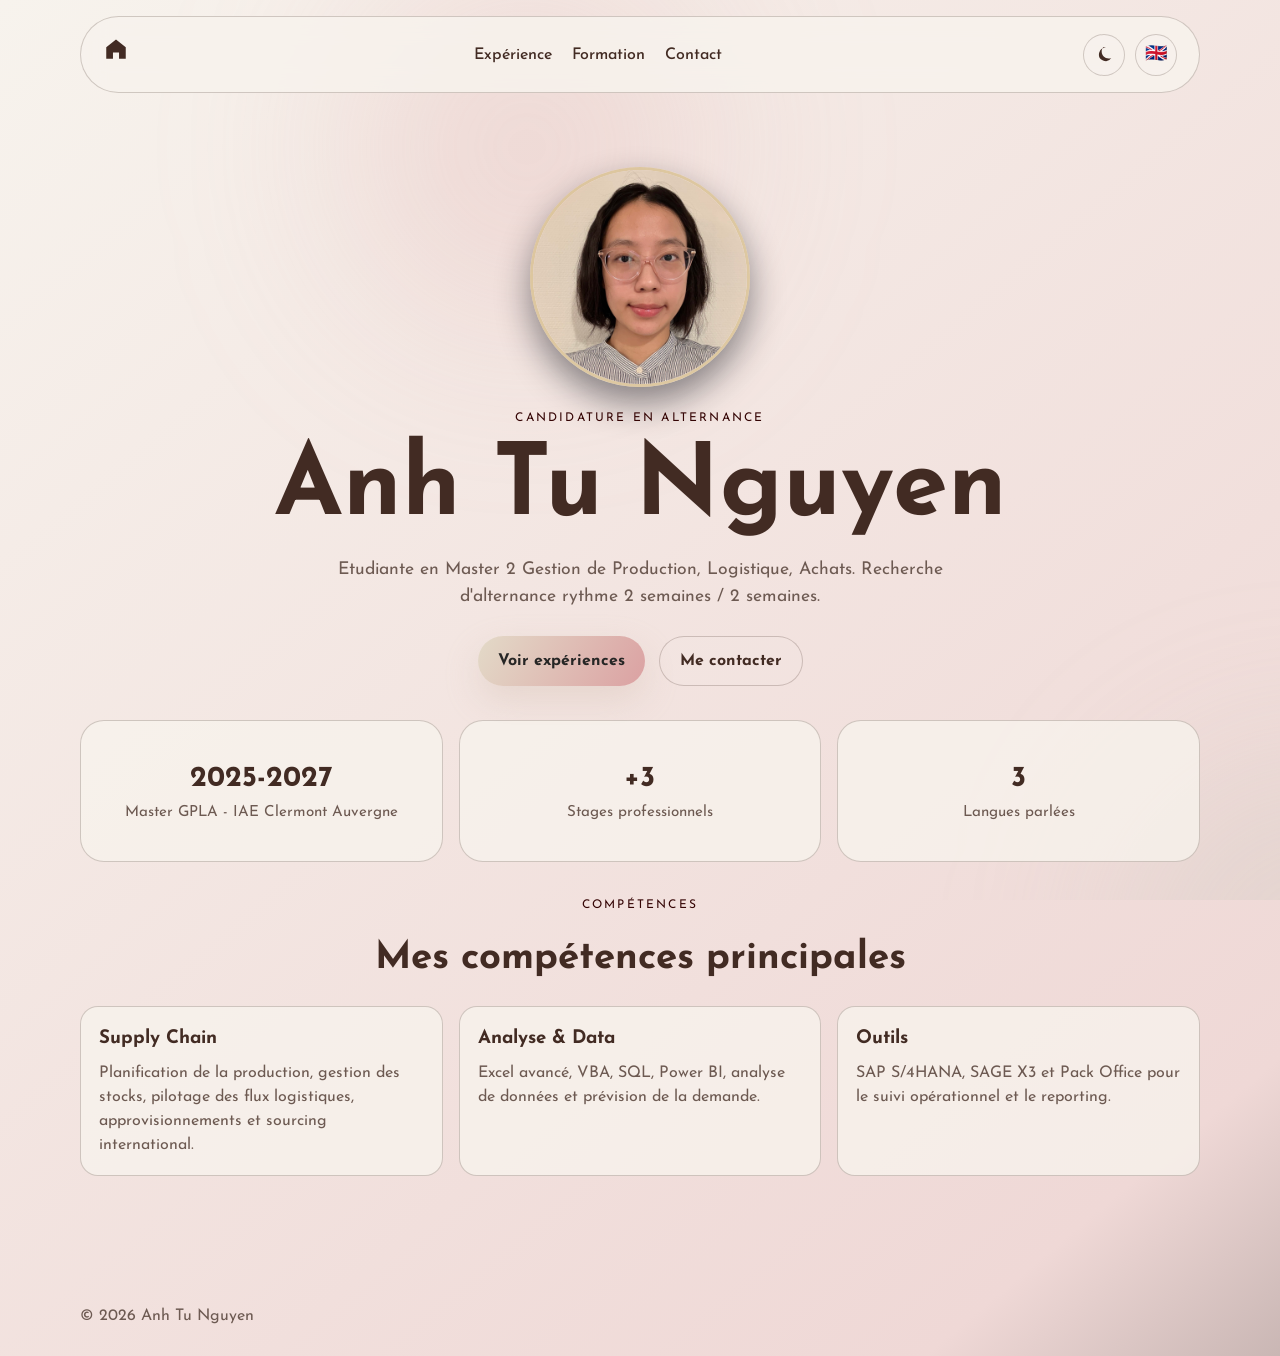
<file: index.html>
<!doctype html>
<html lang="fr">

<head>
  <meta charset="UTF-8" />
  <meta name="viewport" content="width=device-width, initial-scale=1.0, viewport-fit=cover" />
  <meta name="description" content="Portfolio de Anh Tu Nguyen." />
  <title>Anh Tu Nguyen | Accueil</title>
  <link rel="preconnect" href="https://fonts.googleapis.com" />
  <link rel="preconnect" href="https://fonts.gstatic.com" crossorigin />
  <link href="https://fonts.googleapis.com/css2?family=Josefin+Sans:wght@400;500;600;700&display=swap"
    rel="stylesheet" />
  <link rel="preload" href="styles.css" as="style" />
  <link rel="stylesheet" href="styles.css" />
</head>

<body class="is-loading theme-dark">
  <div class="page-intro" aria-hidden="true">
    <div class="intro-half intro-top"></div>
    <div class="intro-center-text intro-text-top">ANH TU NGUYEN</div>
    <div class="intro-center-text intro-text-bottom">ANH TU NGUYEN</div>
    <div class="intro-half intro-bottom"></div>
  </div>
  <div class="page-transition" aria-hidden="true"></div>
  <div class="bg-layer" aria-hidden="true">
    <div class="bg-orb orb-a"></div>
    <div class="bg-orb orb-b"></div>
    <div class="grain"></div>
  </div>

  <header class="site-header">
    <a href="index.html" class="logo" aria-label="Accueil"><svg viewBox="0 0 24 24" width="26" height="26"
        aria-hidden="true" focusable="false">
        <path d="M12 3.2 3 10.4V21h6.2v-5.8h5.6V21H21V10.4L12 3.2z" fill="currentColor" />
      </svg></a>
    <button class="menu-toggle" aria-label="Toggle menu" data-i18n-aria-label="menu_toggle">
      Menu
    </button>
    <nav class="site-nav">
      <a href="experience.html" data-i18n="nav_experience">Expérience</a>
      <a href="education.html" data-i18n="nav_education">Formation</a>
      <a href="contact.html" data-i18n="nav_contact">Contact</a>
    </nav>
    <div class="header-controls">
      <button class="control-btn toggle-btn" id="theme-toggle" type="button" aria-label="Changer le theme"></button>
      <button class="control-btn toggle-btn" id="lang-toggle" type="button" aria-label="Changer la langue"></button>
    </div>
  </header>

  <main>
    <section class="hero">
      <figure class="hero-photo">
        <img src="assets/avatar.jpeg" alt="Portrait de Anh Tu Nguyen" width="220" height="220" loading="eager"
          decoding="async" data-i18n-alt="hero_photo_alt" />
      </figure>
      <p class="eyebrow" data-i18n="hero_eyebrow">Candidature en alternance</p>
      <h1>Anh Tu Nguyen</h1>
      <p class="hero-copy" data-i18n="hero_copy">
        Etudiante en Master 2 Gestion de Production, Logistique, Achats.
        Recherche d'alternance rythme 2 semaines / 2 semaines.
      </p>
      <div class="hero-actions">
        <a href="experience.html" class="btn btn-primary" data-i18n="hero_cta_exp">Voir expériences</a>
        <a href="contact.html" class="btn btn-secondary" data-i18n="hero_cta_contact">Me contacter</a>
      </div>
      <div class="hero-metrics">
        <article class="metric-interactive">
          <a class="metric-link" href="education.html">
            <h3>2025-2027</h3>
            <p>Master GPLA - IAE Clermont Auvergne</p>
          </a>
        </article>
        <article class="metric-interactive">
          <a class="metric-link" href="experience.html">
            <h3>+3</h3>
            <p data-i18n="metric_internships">Stages professionnels</p>
          </a>
        </article>
        <article class="metric-interactive">
          <a class="metric-link metric-toggle" href="#languages-panel" aria-expanded="false"
            aria-controls="languages-panel">
            <h3>3</h3>
            <p data-i18n="metric_languages">Langues parlées</p>
          </a>
        </article>
      </div>

      <section id="languages-panel" class="languages-panel" hidden>
        <h2 data-i18n="languages_title">Langues</h2>
        <ul>
          <li data-i18n="lang_fr">
            Français: niveau intermédiaire avancé (TCF 481/699)
          </li>
          <li data-i18n="lang_en">Anglais: courant (TOEIC 925/990)</li>
          <li data-i18n="lang_vi">Vietnamien: langue maternelle</li>
        </ul>
      </section>

      <section class="skills-home">
        <p class="eyebrow" data-i18n="skills_eyebrow">Compétences</p>
        <h2 data-i18n="skills_title">Mes compétences principales</h2>
        <div class="skills-grid">
          <article>
            <h3 data-i18n="skill_supply_title">Supply Chain</h3>
            <p data-i18n="skill_supply_text">
              Planification de la production, gestion des stocks, pilotage des
              flux logistiques, approvisionnements et sourcing international.
            </p>
          </article>
          <article>
            <h3 data-i18n="skill_data_title">Analyse & Data</h3>
            <p data-i18n="skill_data_text">
              Excel avancé, VBA, SQL, Power BI, analyse de données et
              prévision de la demande.
            </p>
          </article>
          <article>
            <h3 data-i18n="skill_tools_title">Outils</h3>
            <p data-i18n="skill_tools_text">
              SAP S/4HANA, SAGE X3 et Pack Office pour le suivi opérationnel
              et le reporting.
            </p>
          </article>
        </div>
      </section>
    </section>
  </main>

  <footer class="site-footer">
    <p>© <span id="year"></span> Anh Tu Nguyen</p>
  </footer>
  <script src="script.js" defer></script>
</body>

</html>
</file>
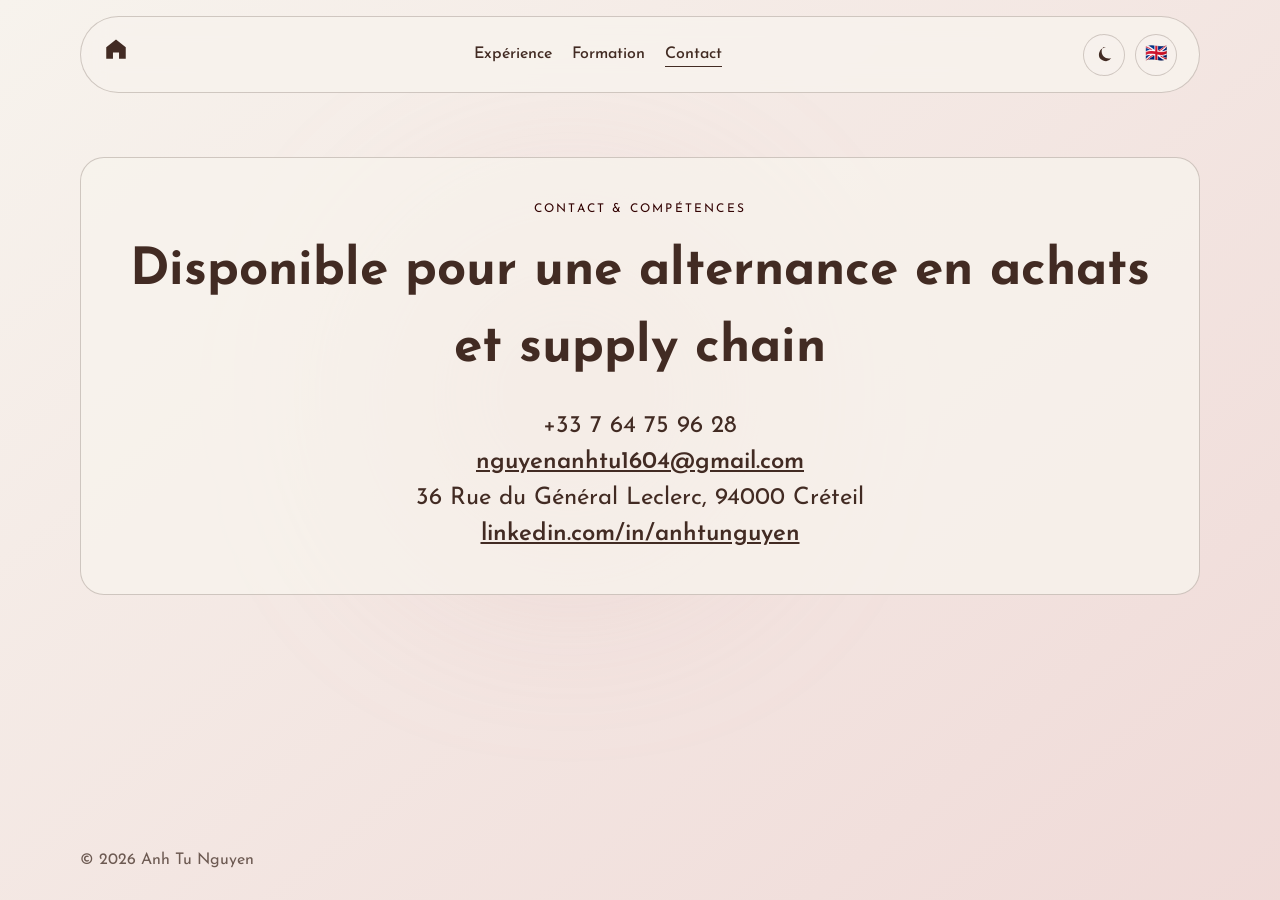
<file: contact.html>
<!DOCTYPE html>
<html lang="fr">

<head>
  <meta charset="UTF-8" />
  <meta name="viewport" content="width=device-width, initial-scale=1.0, viewport-fit=cover" />
  <title>Anh Tu Nguyen | Contact</title>
  <link rel="preconnect" href="https://fonts.googleapis.com" />
  <link rel="preconnect" href="https://fonts.gstatic.com" crossorigin />
  <link href="https://fonts.googleapis.com/css2?family=Josefin+Sans:wght@400;500;600;700&display=swap"
    rel="stylesheet" />
  <link rel="preload" href="styles.css" as="style" />
  <link rel="stylesheet" href="styles.css" />
</head>

<body class="is-loading theme-dark">
  <div class="page-intro" aria-hidden="true">
    <div class="intro-half intro-top"></div>
    <div class="intro-center-text intro-text-top">ANH TU NGUYEN</div>
    <div class="intro-center-text intro-text-bottom">ANH TU NGUYEN</div>
    <div class="intro-half intro-bottom"></div>
  </div>
  <div class="page-transition" aria-hidden="true"></div>
  <div class="bg-layer" aria-hidden="true">
    <div class="bg-orb orb-a"></div>
    <div class="bg-orb orb-b"></div>
    <div class="grain"></div>
  </div>
  <header class="site-header">
    <a href="index.html" class="logo" aria-label="Accueil"><svg viewBox="0 0 24 24" width="26" height="26"
        aria-hidden="true" focusable="false">
        <path d="M12 3.2 3 10.4V21h6.2v-5.8h5.6V21H21V10.4L12 3.2z" fill="currentColor" />
      </svg></a>
    <button class="menu-toggle" aria-label="Toggle menu" data-i18n-aria-label="menu_toggle">Menu</button>
    <nav class="site-nav">
      <a href="experience.html" data-i18n="nav_experience">Expérience</a>
      <a href="education.html" data-i18n="nav_education">Formation</a>
      <a href="contact.html" class="active" data-i18n="nav_contact">Contact</a>
    </nav>
    <div class="header-controls">
      <button class="control-btn toggle-btn" id="theme-toggle" type="button" aria-label="Changer le theme"></button>
      <button class="control-btn toggle-btn" id="lang-toggle" type="button" aria-label="Changer la langue"></button>
    </div>
  </header>
  <main>
    <section class="contact">
      <p class="eyebrow" data-i18n="contact_eyebrow">Contact</p>
      <h2 data-i18n="contact_title">Disponible pour une alternance en achats et supply chain</h2>
      <p>+33 7 64 75 96 28</p>
      <p><a href="mailto:nguyenanhtu1604@gmail.com">nguyenanhtu1604@gmail.com</a></p>
      <p>36 Rue du Général Leclerc, 94000 Créteil</p>
      <p><a href="https://www.linkedin.com/in/anhtunguyen/" target="_blank"
          rel="noreferrer">linkedin.com/in/anhtunguyen</a></p>
    </section>
  </main>
  <footer class="site-footer">
    <p>© <span id="year"></span> Anh Tu Nguyen</p>
  </footer>
  <script src="script.js" defer></script>
</body>

</html>
</file>
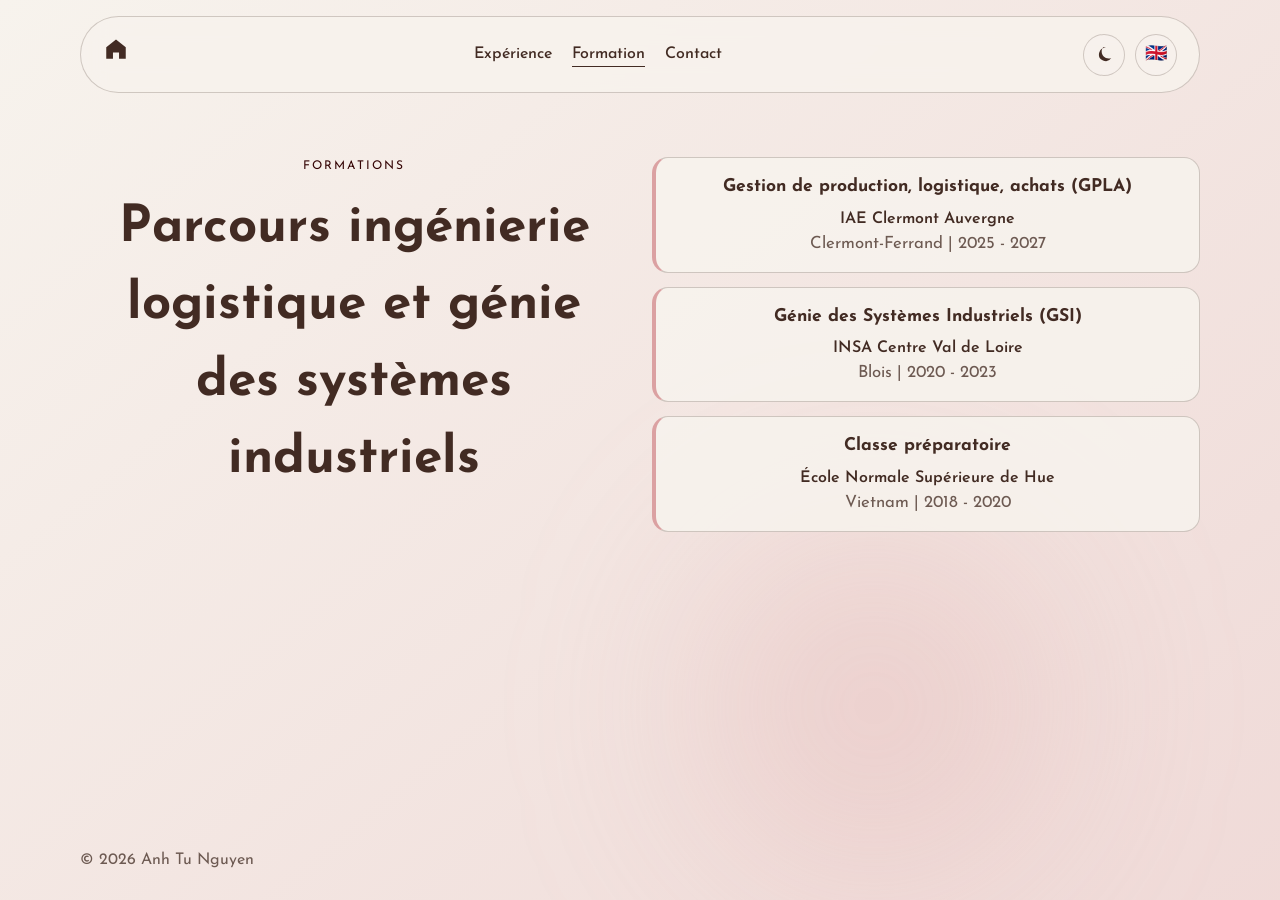
<file: education.html>
<!DOCTYPE html>
<html lang="fr">
  <head>
    <meta charset="UTF-8" />
    <meta name="viewport" content="width=device-width, initial-scale=1.0, viewport-fit=cover" />
    <title>Anh Tu Nguyen | Formation</title>
    <link rel="preconnect" href="https://fonts.googleapis.com" />
    <link rel="preconnect" href="https://fonts.gstatic.com" crossorigin />
    <link href="https://fonts.googleapis.com/css2?family=Josefin+Sans:wght@400;500;600;700&display=swap" rel="stylesheet" />
    <link rel="preload" href="styles.css" as="style" />
    <link rel="stylesheet" href="styles.css" />
  </head>
  <body class="is-loading theme-dark">
    <div class="page-intro" aria-hidden="true"><div class="intro-half intro-top"></div><div class="intro-center-text intro-text-top">ANH TU NGUYEN</div><div class="intro-center-text intro-text-bottom">ANH TU NGUYEN</div><div class="intro-half intro-bottom"></div></div>
    <div class="page-transition" aria-hidden="true"></div>
    <div class="bg-layer" aria-hidden="true"><div class="bg-orb orb-a"></div><div class="bg-orb orb-b"></div><div class="grain"></div></div>
    <header class="site-header">
      <a href="index.html" class="logo" aria-label="Accueil"><svg viewBox="0 0 24 24" width="26" height="26" aria-hidden="true" focusable="false"><path d="M12 3.2 3 10.4V21h6.2v-5.8h5.6V21H21V10.4L12 3.2z" fill="currentColor"/></svg></a>
      <button class="menu-toggle" aria-label="Toggle menu" data-i18n-aria-label="menu_toggle">Menu</button>
      <nav class="site-nav">
        <a href="experience.html" data-i18n="nav_experience">Expérience</a>
        <a href="education.html" class="active" data-i18n="nav_education">Formation</a>
        <a href="contact.html" data-i18n="nav_contact">Contact</a>
      </nav>
      <div class="header-controls">
        <button class="control-btn toggle-btn" id="theme-toggle" type="button" aria-label="Changer le theme"></button>
        <button class="control-btn toggle-btn" id="lang-toggle" type="button" aria-label="Changer la langue"></button>
      </div>
    </header>
    <main>
      <section class="about">
        <div><p class="eyebrow" data-i18n="edu_eyebrow">Formations</p><h2 data-i18n="edu_title">Parcours ingénierie logistique et génie des systèmes industriels</h2></div>
        <div class="education-list">
          <article class="edu-item"><h3>Gestion de production, logistique, achats (GPLA)</h3><p class="edu-school">IAE Clermont Auvergne</p><p class="edu-meta">Clermont-Ferrand | 2025 - 2027</p></article>
          <article class="edu-item"><h3>Génie des Systèmes Industriels (GSI)</h3><p class="edu-school">INSA Centre Val de Loire</p><p class="edu-meta">Blois | 2020 - 2023</p></article>
          <article class="edu-item"><h3>Classe préparatoire</h3><p class="edu-school">École Normale Supérieure de Hue</p><p class="edu-meta">Vietnam | 2018 - 2020</p></article>
        </div>
      </section>
    </main>
    <footer class="site-footer"><p>© <span id="year"></span> Anh Tu Nguyen</p></footer>
    <script src="script.js" defer></script>
  </body>
</html>
</file>
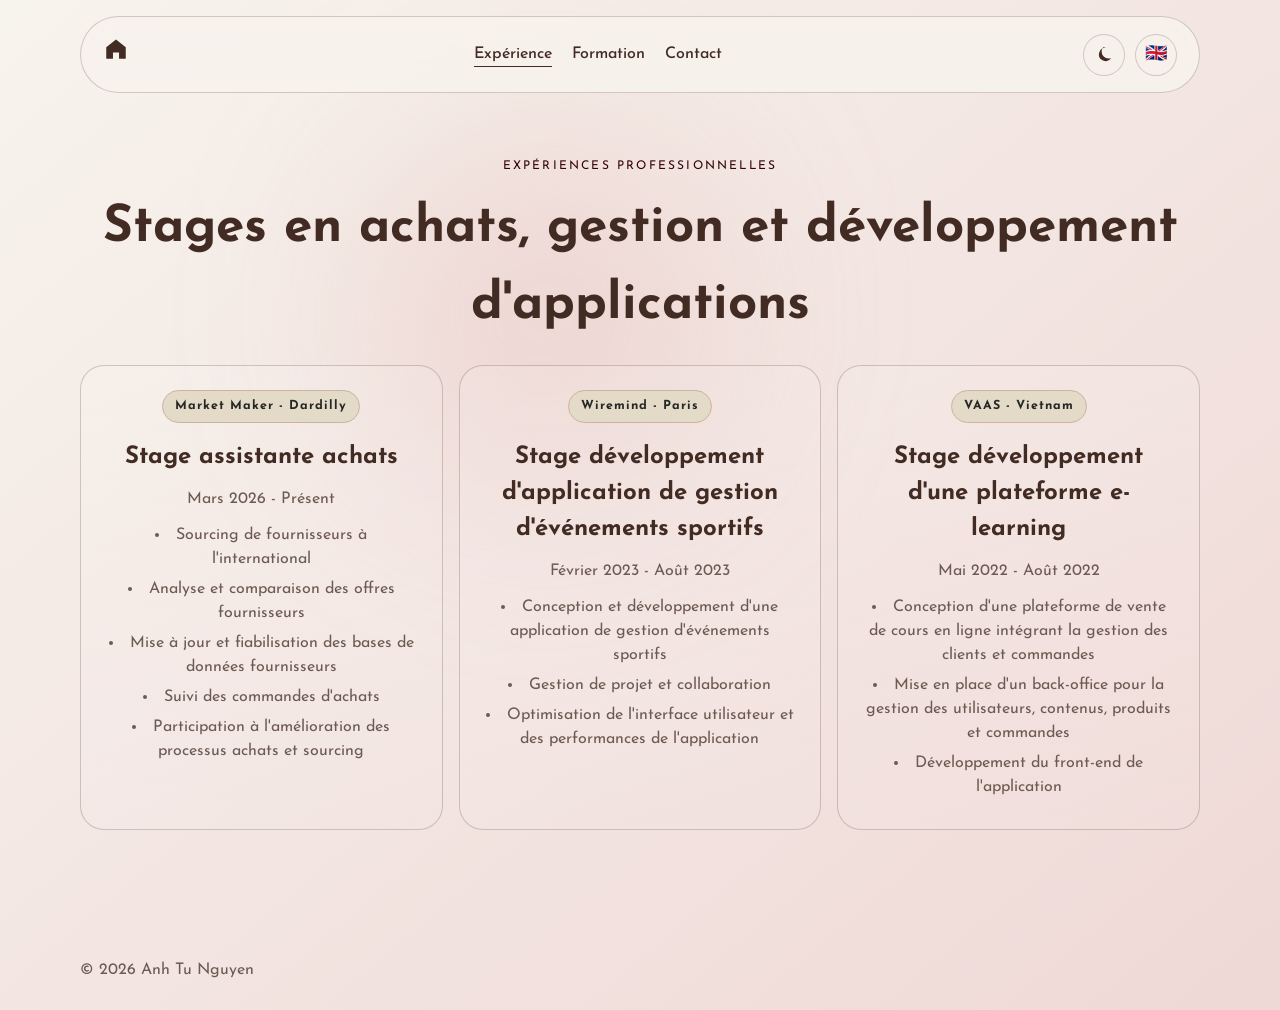
<file: experience.html>
<!DOCTYPE html>
<html lang="fr">
  <head>
    <meta charset="UTF-8" />
    <meta name="viewport" content="width=device-width, initial-scale=1.0, viewport-fit=cover" />
    <title>Anh Tu Nguyen | Expérience</title>
    <link rel="preconnect" href="https://fonts.googleapis.com" />
    <link rel="preconnect" href="https://fonts.gstatic.com" crossorigin />
    <link href="https://fonts.googleapis.com/css2?family=Josefin+Sans:wght@400;500;600;700&display=swap" rel="stylesheet" />
    <link rel="preload" href="styles.css" as="style" />
    <link rel="stylesheet" href="styles.css" />
  </head>
  <body class="is-loading theme-dark">
    <div class="page-intro" aria-hidden="true"><div class="intro-half intro-top"></div><div class="intro-center-text intro-text-top">ANH TU NGUYEN</div><div class="intro-center-text intro-text-bottom">ANH TU NGUYEN</div><div class="intro-half intro-bottom"></div></div>
    <div class="page-transition" aria-hidden="true"></div>
    <div class="bg-layer" aria-hidden="true"><div class="bg-orb orb-a"></div><div class="bg-orb orb-b"></div><div class="grain"></div></div>
    <header class="site-header">
      <a href="index.html" class="logo" aria-label="Accueil"><svg viewBox="0 0 24 24" width="26" height="26" aria-hidden="true" focusable="false"><path d="M12 3.2 3 10.4V21h6.2v-5.8h5.6V21H21V10.4L12 3.2z" fill="currentColor"/></svg></a>
      <button class="menu-toggle" aria-label="Toggle menu" data-i18n-aria-label="menu_toggle">Menu</button>
      <nav class="site-nav">
        <a href="experience.html" class="active" data-i18n="nav_experience">Expérience</a>
        <a href="education.html" data-i18n="nav_education">Formation</a>
        <a href="contact.html" data-i18n="nav_contact">Contact</a>
      </nav>
      <div class="header-controls">
        <button class="control-btn toggle-btn" id="theme-toggle" type="button" aria-label="Changer le theme"></button>
        <button class="control-btn toggle-btn" id="lang-toggle" type="button" aria-label="Changer la langue"></button>
      </div>
    </header>
    <main>
      <section class="work">
        <div class="section-head"><p class="eyebrow" data-i18n="exp_eyebrow">Expériences professionnelles</p><h2 data-i18n="exp_title">Stages en achats, gestion et développement d'applications</h2></div>
        <div class="work-grid">
          <article class="card"><p class="tag">Market Maker - Dardilly</p><h3 data-i18n="exp1_title">Stage assistante achats</h3><p data-i18n="exp1_date">Mars 2026 - Présent</p><ul><li data-i18n="exp1_b1">Sourcing de fournisseurs à l'international</li><li data-i18n="exp1_b2">Analyse et comparaison des offres fournisseurs</li><li data-i18n="exp1_b3">Mise à jour et fiabilisation des bases de données fournisseurs</li><li data-i18n="exp1_b4">Suivi des commandes d'achats</li><li data-i18n="exp1_b5">Participation à l'amélioration des processus achats et sourcing</li></ul></article>
          <article class="card"><p class="tag tag-strong">Wiremind - Paris</p><h3 data-i18n="exp2_title">Stage développement d'application de gestion d'événements sportifs</h3><p data-i18n="exp2_date">Février 2023 - Août 2023</p><ul><li data-i18n="exp2_b1">Conception et développement d'une application de gestion d'événements sportifs</li><li data-i18n="exp2_b2">Gestion de projet et collaboration</li><li data-i18n="exp2_b3">Optimisation de l'interface utilisateur et des performances de l'application</li></ul></article>
          <article class="card"><p class="tag">VAAS - Vietnam</p><h3 data-i18n="exp3_title">Stage développement d'une plateforme e-learning</h3><p data-i18n="exp3_date">Mai 2022 - Août 2022</p><ul><li data-i18n="exp3_b1">Conception d'une plateforme de vente de cours en ligne intégrant la gestion des clients et commandes</li><li data-i18n="exp3_b2">Mise en place d'un back-office pour la gestion des utilisateurs, contenus, produits et commandes</li><li data-i18n="exp3_b3">Développement du front-end de l'application</li></ul></article>
        </div>
      </section>
    </main>
    <footer class="site-footer"><p>© <span id="year"></span> Anh Tu Nguyen</p></footer>
    <script src="script.js" defer></script>
  </body>
</html>
</file>
<file: styles.css>
:root {
  --bg: #262625;
  --bg-soft: #7e746a;
  --text: #f3f2e7;
  --muted: #e3dac8;
  --accent: #cbb2a1;
  --accent-2: #e3dac8;
  --card: rgba(243, 242, 231, 0.08);
  --border: rgba(243, 242, 231, 0.22);
  --radius: 24px;
}

* {
  box-sizing: border-box;
  margin: 0;
  padding: 0;
}

body {
  font-family: "Josefin Sans", "Segoe UI", "Helvetica Neue", Arial, sans-serif;
  color: var(--text);
  background: linear-gradient(
    140deg,
    var(--bg) 0%,
    var(--bg-soft) 60%,
    #3c3834 100%
  );
  background-size: 180% 180%;
  line-height: 1.5;
  min-height: 100vh;
  display: flex;
  flex-direction: column;
  overflow-x: hidden;
  overflow-y: auto;
}

@supports (-webkit-touch-callout: none) {
  body {
    min-height: -webkit-fill-available;
  }
}

html {
  height: -webkit-fill-available;
}

main {
  flex: 1 0 auto;
  overflow-x: hidden;
}

body.is-loading {
  overflow: hidden;
  height: 100vh;
}

.page-transition {
  position: fixed;
  inset: 0;
  background: rgba(38, 38, 37, 0.96);
  transform: scaleY(0);
  transform-origin: center;
  z-index: 45;
  pointer-events: none;
}

body.is-leaving .page-transition {
  animation: pageLeave 0.55s cubic-bezier(0.22, 0.8, 0.22, 1) forwards;
}

.page-intro {
  position: fixed;
  inset: 0;
  background: transparent;
  z-index: 50;
  opacity: 0;
  pointer-events: none;
  overflow: hidden;
}

.bg-layer {
  position: fixed;
  inset: 0;
  overflow: hidden;
  pointer-events: none;
  z-index: -3;
}

.intro-half {
  position: absolute;
  left: 0;
  width: 100%;
  height: 50%;
  background: rgba(38, 38, 37, 0.98);
}

.intro-top {
  top: 0;
}

.intro-bottom {
  bottom: 0;
}

.intro-center-text {
  position: absolute;
  top: 50%;
  left: 50%;
  transform: translate(-50%, -50%);
  color: var(--text);
  font-size: clamp(1.4rem, 4vw, 2.4rem);
  letter-spacing: 0.25em;
  text-transform: uppercase;
  white-space: nowrap;
  z-index: 2;
}

.intro-text-top {
  clip-path: inset(0 0 50% 0);
  z-index: 3;
}

.intro-text-bottom {
  clip-path: inset(50% 0 0 0);
  z-index: 3;
}

body.is-loading .page-intro {
  opacity: 1;
  pointer-events: auto;
}

body.is-loading .intro-top {
  animation: slideTop 1.1s cubic-bezier(0.2, 0.8, 0.2, 1) 0.175s forwards;
}

body.is-loading .intro-bottom {
  animation: slideBottom 1.1s cubic-bezier(0.2, 0.8, 0.2, 1) 0.175s forwards;
}

body.is-loading .intro-text-top {
  animation: textSplitTop 1.1s cubic-bezier(0.2, 0.8, 0.2, 1) 0.175s forwards;
}

body.is-loading .intro-text-bottom {
  animation: textSplitBottom 1.1s cubic-bezier(0.2, 0.8, 0.2, 1) 0.175s forwards;
}

.grain {
  position: absolute;
  inset: 0;
  background-image: radial-gradient(
    rgba(255, 255, 255, 0.05) 0.8px,
    transparent 0.8px
  );
  background-size: 3px 3px;
  opacity: 0.09;
  pointer-events: none;
  z-index: 2;
}

.bg-orb {
  position: absolute;
  border-radius: 50%;
  filter: blur(90px);
  z-index: 1;
  will-change: transform;
  transform: translate3d(0, 0, 0);
}

.orb-a {
  width: 340px;
  height: 340px;
  background: rgba(203, 178, 161, 0.28);
  top: -80px;
  left: -80px;
}

.orb-b {
  width: 420px;
  height: 420px;
  background: rgba(227, 218, 200, 0.24);
  right: -120px;
  bottom: -120px;
}

.theme-light .orb-a {
  background: rgba(219, 161, 162, 0.26);
}

.theme-light .orb-b {
  background: rgba(194, 198, 185, 0.24);
}

.site-header,
main,
.site-footer {
  width: min(1120px, 92vw);
  margin: 0 auto;
}

.site-header {
  position: sticky;
  top: 16px;
  z-index: 12;
  padding: 16px 22px;
  margin-top: 16px;
  display: flex;
  align-items: center;
  justify-content: space-between;
  background: rgba(38, 38, 37, 0.64);
  border: 1px solid var(--border);
  backdrop-filter: blur(12px);
  border-radius: 999px;
  transform-origin: top center;
  transition:
    transform 0.22s ease,
    opacity 0.22s ease,
    box-shadow 0.22s ease;
  will-change: transform;
}

.site-header.minimized {
  background: rgba(38, 38, 37, 0.84);
  box-shadow: 0 10px 30px rgba(18, 18, 18, 0.35);
  transform: translateY(-2px) scale(0.97);
}

.logo {
  font-family: "Josefin Sans", "Segoe UI", "Helvetica Neue", Arial, sans-serif;
  letter-spacing: 1.5px;
  font-size: 1.8rem;
  text-decoration: none;
  color: var(--text);
}

.site-nav {
  display: flex;
  gap: 20px;
}

.site-nav a {
  color: var(--text);
  text-decoration: none;
  font-weight: 500;
  transition: opacity 0.22s ease;
}

.site-nav a.active {
  color: #f3f2e7;
  border-bottom: 1px solid #f3f2e7;
}

.site-header.minimized .site-nav a {
  opacity: 0.9;
}

.menu-toggle {
  display: none;
  background: transparent;
  color: var(--text);
  border: 1px solid var(--border);
  border-radius: 999px;
  padding: 8px 14px;
}

main {
  padding: 64px 0 48px;
  text-align: center;
}

section {
  margin-bottom: 72px;
}

.eyebrow {
  text-transform: uppercase;
  letter-spacing: 2.2px;
  font-size: 0.75rem;
  color: var(--accent-2);
  margin-bottom: 16px;
}

.hero h1 {
  font-family: "Josefin Sans", "Segoe UI", "Helvetica Neue", Arial, sans-serif;
  font-size: clamp(2.8rem, 10vw, 6.2rem);
  line-height: 0.95;
  max-width: 100%;
  margin-bottom: 20px;
}

.hero-photo {
  width: 220px;
  height: 220px;
  border-radius: 50%;
  overflow: hidden;
  border: 3px solid rgba(212, 188, 135, 0.7);
  box-shadow: 0 16px 34px rgba(5, 9, 18, 0.45);
  margin: 10px auto 22px;
}

.hero-photo img {
  width: 100%;
  height: 100%;
  object-fit: cover;
  display: block;
}

.hero-copy {
  max-width: 58ch;
  color: var(--muted);
  font-size: 1.1rem;
  margin: 0 auto 26px;
}

.hero-actions {
  display: flex;
  gap: 14px;
  margin-bottom: 34px;
  justify-content: center;
}

.btn {
  display: inline-flex;
  align-items: center;
  justify-content: center;
  text-decoration: none;
  font-weight: 700;
  border-radius: 999px;
  padding: 12px 20px;
  transition:
    transform 0.3s ease,
    box-shadow 0.3s ease,
    background 0.3s ease;
}

.btn:hover {
  transform: translateY(-2px);
}

.btn-primary {
  background: linear-gradient(120deg, #e3dac8, var(--accent));
  color: #262625;
  box-shadow: 0 14px 34px rgba(203, 178, 161, 0.3);
}

.btn-secondary {
  border: 1px solid var(--border);
  color: var(--text);
  background: rgba(255, 255, 255, 0.04);
}

.hero-metrics {
  display: grid;
  grid-template-columns: repeat(3, minmax(0, 1fr));
  gap: 16px;
}

.hero-metrics article {
  padding: 18px;
  background: var(--card);
  border: 1px solid var(--border);
  border-radius: var(--radius);
}

.hero-metrics h3 {
  font-size: 1.8rem;
  margin-bottom: 2px;
}

.hero-metrics p {
  color: var(--muted);
  font-size: 0.95rem;
}

.metric-link {
  display: block;
  color: inherit;
  text-decoration: none;
  border-radius: var(--radius);
  padding: 18px;
  transition: background 0.22s ease;
}

.metric-link:hover {
  background: rgba(203, 178, 161, 0.16);
}

.metric-link:focus-visible {
  outline: 2px solid #cbb2a1;
  outline-offset: 2px;
}

.section-head h2,
.about h2,
.contact h2 {
  font-size: clamp(1.8rem, 5vw, 3.2rem);
  margin-bottom: 20px;
}

.work-grid {
  display: grid;
  grid-template-columns: repeat(3, minmax(0, 1fr));
  gap: 16px;
  align-items: stretch;
}

.card {
  min-height: 260px;
  background: linear-gradient(
    165deg,
    rgba(255, 255, 255, 0.12),
    rgba(255, 255, 255, 0.06)
  );
  border: 1px solid var(--border);
  border-radius: var(--radius);
  padding: 24px;
  transform-style: preserve-3d;
  transition: transform 0.2s ease;
  text-align: center;
}

.tag {
  display: inline-block;
  font-size: 0.78rem;
  letter-spacing: 1px;
  color: #262625;
  background: #f3f2e7;
  border: 1px solid #e3dac8;
  border-radius: 999px;
  padding: 6px 12px;
  margin-bottom: 16px;
  font-weight: 700;
  text-shadow: none;
}

.tag-strong {
  background: #cbb2a1;
  color: #262625;
  font-weight: 700;
  border-color: #a99485;
  box-shadow: 0 6px 16px rgba(169, 148, 133, 0.28);
}

.work .tag,
.work .tag-strong {
  color: #262625;
  background: #e3dac8;
  border-color: #cbb2a1;
  box-shadow: none;
}

.card h3 {
  font-size: 1.5rem;
  margin-bottom: 12px;
}

.card p {
  color: var(--muted);
}

.card ul {
  margin-top: 12px;
  list-style-position: inside;
  padding-left: 0;
  color: var(--muted);
}

.card li {
  margin-bottom: 6px;
}

.about {
  display: grid;
  grid-template-columns: 1fr 1fr;
  gap: 24px;
  align-items: start;
}

.about p:last-child {
  color: var(--muted);
  font-size: 1.05rem;
}

.education-list {
  display: grid;
  gap: 14px;
  position: relative;
  text-align: center;
}

.edu-item {
  background: rgba(38, 38, 37, 0.78);
  border: 1px solid var(--border);
  border-left: 4px solid var(--accent);
  border-radius: 16px;
  padding: 16px 18px;
}

.edu-item h3 {
  font-size: 1.1rem;
  margin-bottom: 6px;
}

.edu-school {
  color: #f3f2e7;
  font-weight: 600;
}

.edu-meta {
  color: var(--accent-2);
  font-size: 0.95rem;
}

.contact {
  text-align: center;
  padding: 42px 24px;
  background: var(--card);
  border: 1px solid var(--border);
  border-radius: var(--radius);
}

.contact p:not(.eyebrow) {
  font-size: 1.5rem;
}

.metric-interactive {
  padding: 0;
}

.languages-panel {
  max-width: 760px;
  margin: 18px auto 0;
  padding: 22px;
  text-align: left;
  background: rgba(38, 38, 37, 0.75);
  border: 1px solid var(--border);
  border-radius: 18px;
}

.languages-panel h2 {
  font-size: 1.45rem;
  margin-bottom: 10px;
}

.languages-panel ul {
  list-style-position: inside;
  color: var(--muted);
  display: grid;
  gap: 8px;
}

.skills-home {
  margin-top: 34px;
}

.skills-home h2 {
  font-size: clamp(1.6rem, 4.5vw, 2.4rem);
  margin-bottom: 18px;
}

.skills-grid {
  display: grid;
  grid-template-columns: repeat(3, minmax(0, 1fr));
  gap: 16px;
}

.skills-grid article {
  text-align: left;
  background: var(--card);
  border: 1px solid var(--border);
  border-radius: 18px;
  padding: 18px;
}

.skills-grid h3 {
  margin-bottom: 8px;
  color: #f3f2e7;
}

.skills-grid p {
  color: var(--muted);
}

@keyframes slideTop {
  0%,
  35% {
    transform: translateY(0);
  }
  100% {
    transform: translateY(-100%);
  }
}

@keyframes slideBottom {
  0%,
  35% {
    transform: translateY(0);
  }
  100% {
    transform: translateY(100%);
  }
}

@keyframes textSplitTop {
  0%,
  35% {
    opacity: 1;
    transform: translate(-50%, -50%);
  }
  100% {
    opacity: 0;
    transform: translate(-50%, -150%);
  }
}

@keyframes textSplitBottom {
  0%,
  35% {
    opacity: 1;
    transform: translate(-50%, -50%);
  }
  100% {
    opacity: 0;
    transform: translate(-50%, 50%);
  }
}

@keyframes pageLeave {
  from {
    transform: scaleY(0);
  }
  to {
    transform: scaleY(1);
  }
}

.contact a {
  color: #e3dac8;
}

.theme-light .contact a {
  color: #422b23;
  font-weight: 600;
}

.site-footer {
  margin-top: auto;
  padding: 8px 0 28px;
  color: var(--muted);
}

.reveal {
  opacity: 1;
  transform: none;
}

@media (max-width: 900px) {
  .work-grid,
  .about,
  .hero-metrics {
    grid-template-columns: 1fr;
  }

  .site-header {
    display: grid;
    grid-template-columns: auto 1fr auto;
    align-items: center;
    gap: 10px;
    padding: 12px 14px;
    border-radius: 22px;
  }

  .site-nav {
    position: absolute;
    top: calc(100% + 8px);
    right: 0;
    left: 0;
    width: auto;
    border-radius: 18px;
    background: rgba(38, 38, 37, 0.96);
    border: 1px solid var(--border);
    display: none;
    flex-direction: column;
    padding: 12px;
  }

  .site-nav.open {
    display: flex;
  }

  .menu-toggle {
    display: inline-flex;
    justify-self: center;
  }

  .hero-actions {
    flex-wrap: wrap;
  }

  .skills-grid {
    grid-template-columns: 1fr;
  }

  .languages-panel {
    padding: 18px;
  }
}

.theme-light {
  --bg: #f7f3ed;
  --bg-soft: #efd8d6;
  --text: #422b23;
  --muted: #6d5a52;
  --accent: #dba1a2;
  --accent-2: #340404;
  --card: rgba(247, 243, 237, 0.76);
  --border: rgba(66, 43, 35, 0.22);
}

.theme-light .intro-half,
.theme-light .page-transition {
  background: rgba(239, 216, 214, 0.98);
}

.theme-light .intro-center-text {
  color: #422b23;
}

.theme-light .site-header {
  background: rgba(247, 243, 237, 0.86);
}

.theme-light .site-header.minimized {
  background: rgba(247, 243, 237, 0.94);
  box-shadow: 0 10px 30px rgba(66, 43, 35, 0.14);
}

.theme-light .edu-item {
  background: rgba(247, 243, 237, 0.84);
}

.theme-light .edu-school {
  color: #422b23;
}

.theme-light .edu-meta {
  color: #6d5a52;
}

.theme-light .languages-panel {
  background: rgba(247, 243, 237, 0.82);
}

.theme-light .skills-grid h3 {
  color: #422b23;
}

.theme-light .site-nav a.active {
  color: #422b23;
  border-bottom-color: #422b23;
}

.theme-light .control-btn:hover {
  background: rgba(219, 161, 162, 0.22);
}

.theme-light .toggle-btn:focus-visible {
  outline: 2px solid #dba1a2;
}

.header-controls {
  display: flex;
  align-items: center;
  gap: 10px;
  margin-left: 16px;
}

.control-btn {
  border: 1px solid var(--border);
  background: rgba(255, 255, 255, 0.06);
  color: var(--text);
  border-radius: 999px;
  padding: 8px 12px;
  font: inherit;
  cursor: pointer;
}

.control-btn:hover {
  background: rgba(203, 178, 161, 0.2);
}

.toggle-btn {
  width: 42px;
  height: 42px;
  display: inline-flex;
  align-items: center;
  justify-content: center;
  padding: 0;
  font-size: 18px;
  line-height: 1;
}

.toggle-btn:focus-visible {
  outline: 2px solid #cbb2a1;
  outline-offset: 2px;
}

@media (max-width: 900px) {
  .header-controls {
    width: auto;
    justify-self: end;
    margin-left: 0;
  }

  .theme-light .site-nav {
    background: rgba(247, 243, 237, 0.98);
  }
}
</file>
